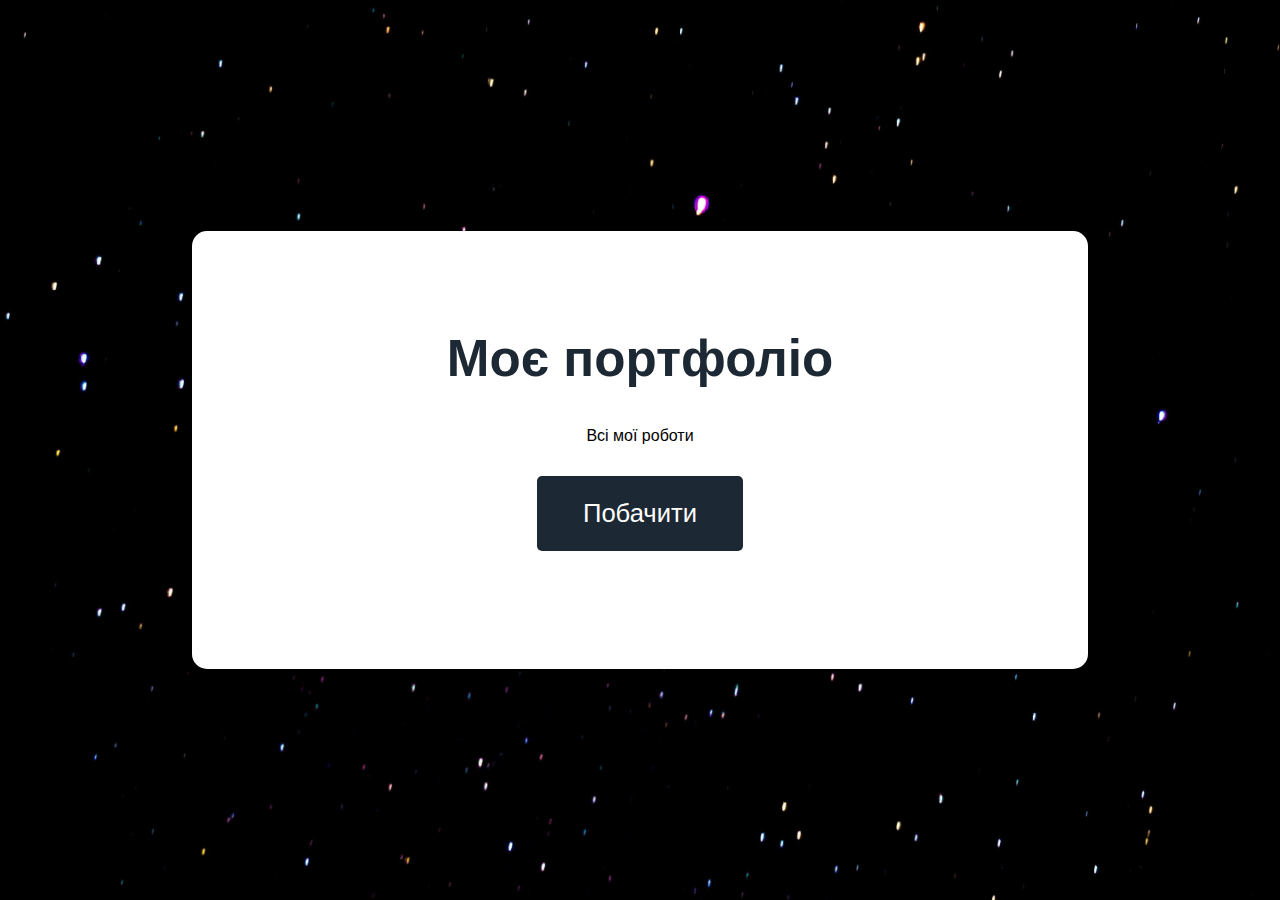
<file: index.html>
<!DOCTYPE html>
<html lang="uk">
<head>
    <meta charset="UTF-8">
    <title>Моє Портфоліо</title>
    <link rel="stylesheet" href="style.css">
</head>
<body>
    <div class="container">
        <h1>Моє портфоліо</h1>
        <p>Всі мої роботи</p>
        <div class="button-container">
            <a href="index2.html">
                <button class="button">Побачити</button>
            </a>
        </div>
    </div>
</body>
</html>
</file>
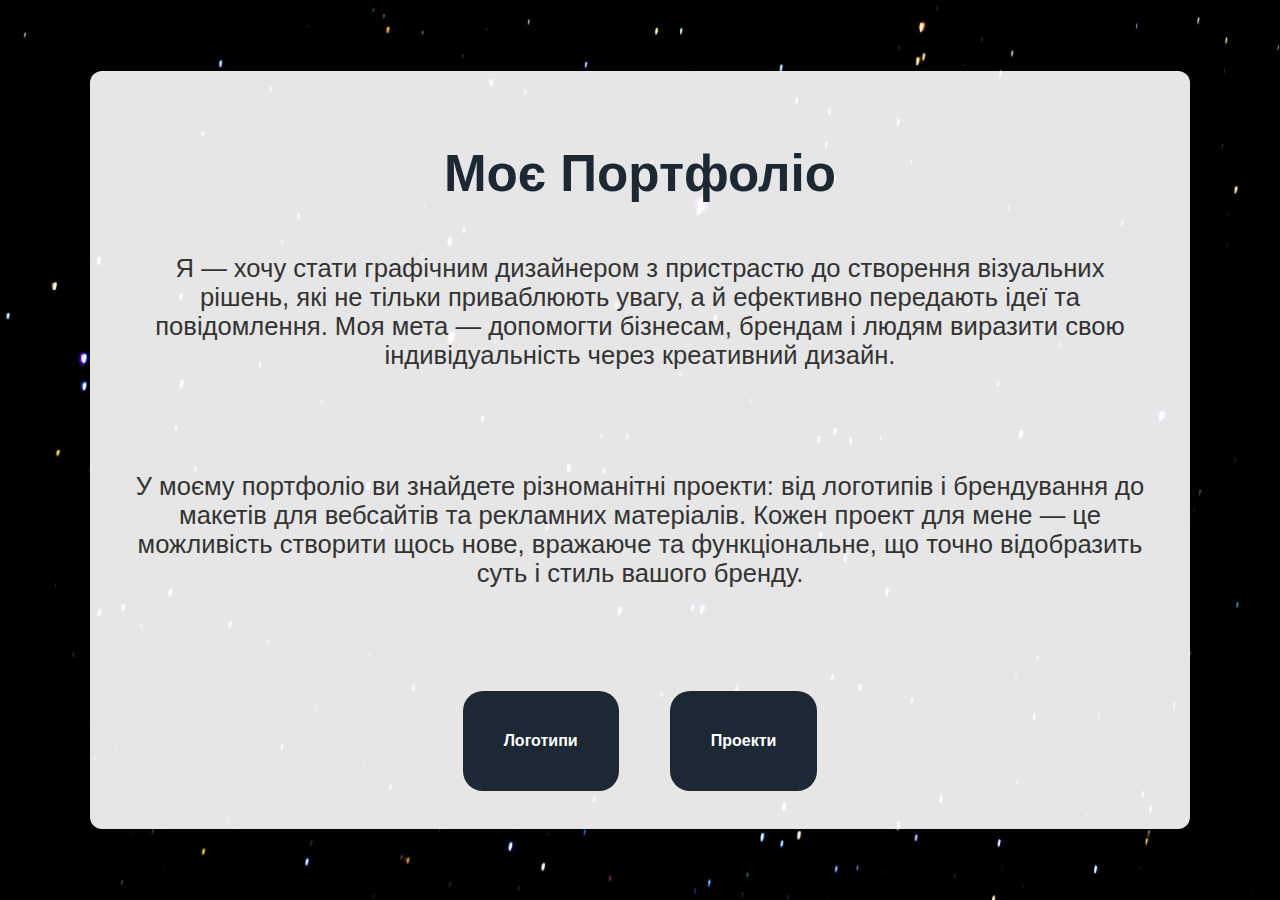
<file: index2.html>
<!DOCTYPE html>
<html lang="uk">
<head>
    <meta charset="UTF-8">
    <title>Моє Портфоліо</title>
    <link rel="stylesheet" href="style2.css">
</head>
<body>
    <div class="container">
        <h1>Моє Портфоліо</h1>
        <p>Я — хочу стати графічним дизайнером з пристрастю до створення візуальних рішень, які не тільки приваблюють увагу, а й ефективно передають ідеї та повідомлення. Моя мета — допомогти бізнесам, брендам і людям виразити свою індивідуальність через креативний дизайн.</p>
        <p>У моєму портфоліо ви знайдете різноманітні проекти: від логотипів і брендування до макетів для вебсайтів та рекламних матеріалів. Кожен проект для мене — це можливість створити щось нове, вражаюче та функціональне, що точно відобразить суть і стиль вашого бренду.</p>
        <div class="button-container">
            <a href="index3.html" class="button">Логотипи</a>
            <a href="index4.html" class="button">Проекти</a>
        </div>
    </div>
</body>
</html>
</file>
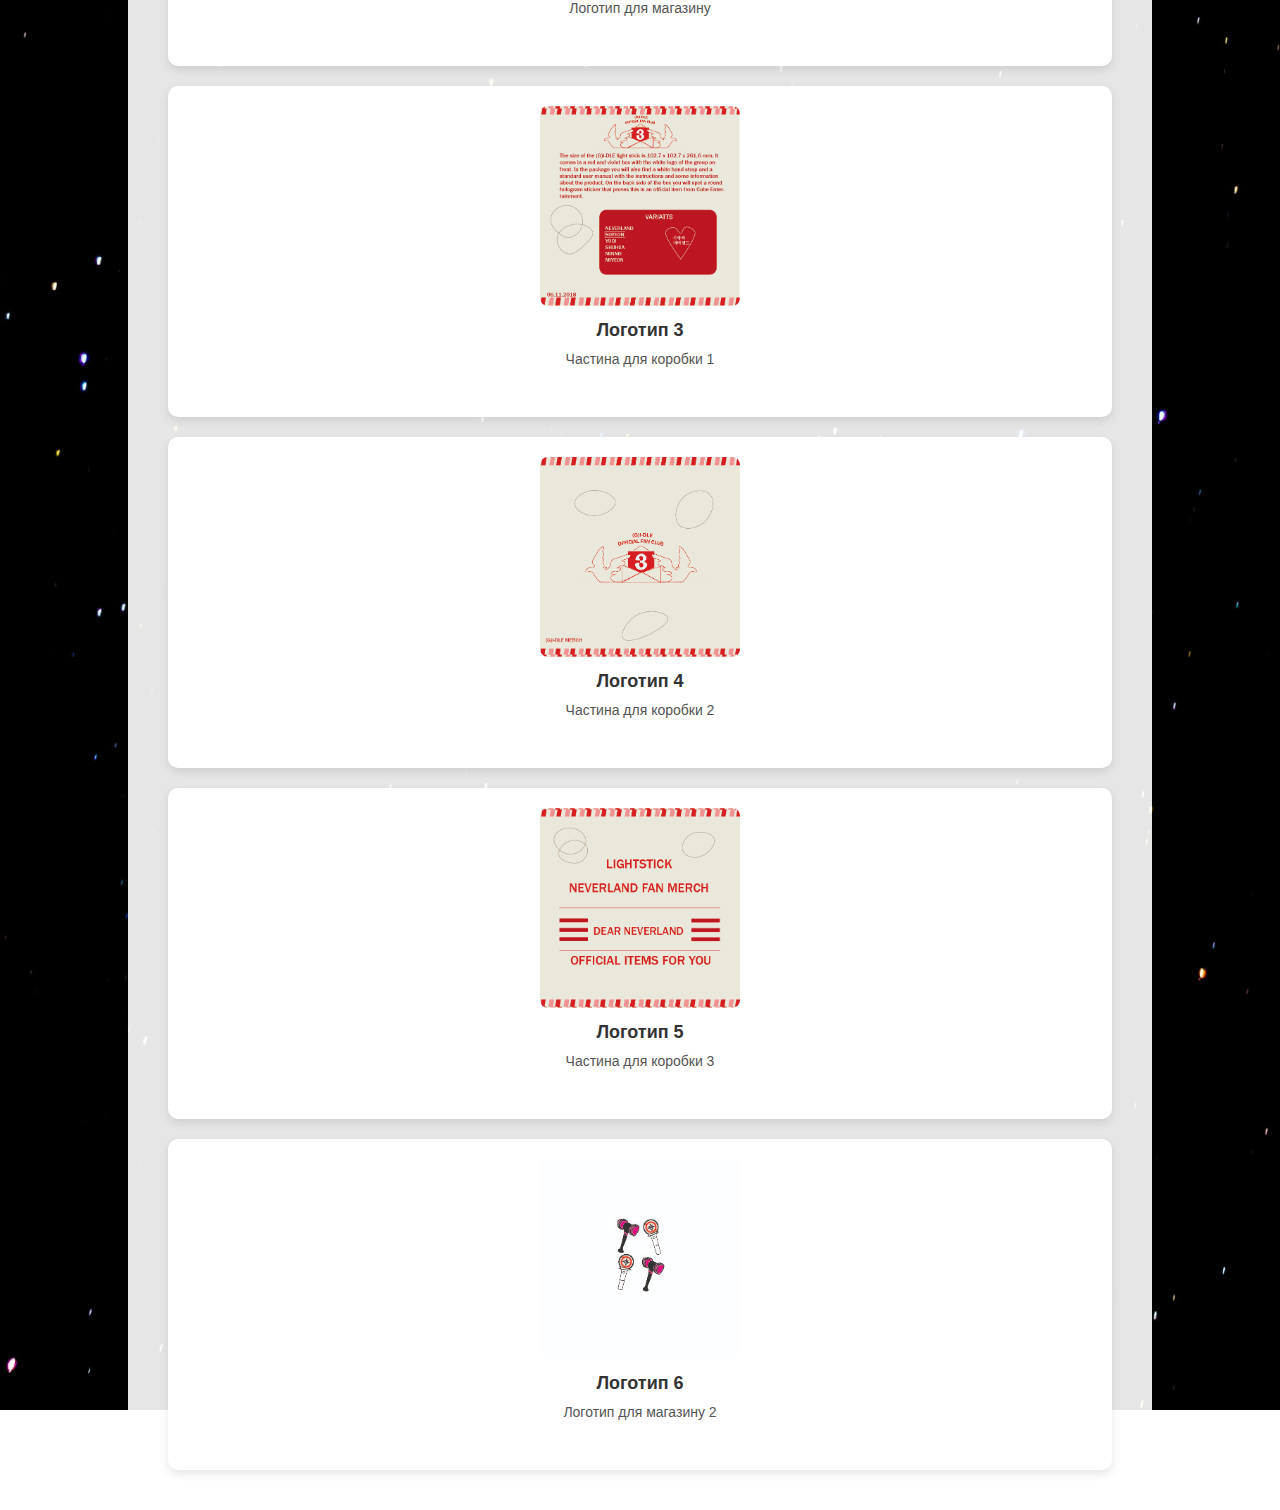
<file: index3.html>
<!DOCTYPE html>
<html lang="uk">
<head>
    <meta charset="UTF-8">
    <title>Моє Портфоліо</title>
    <link rel="stylesheet" href="style3.css">
</head>
<body>
    <div class="container">
        <h1>Мої логотипи</h1>

        <div class="work">
            <img src="logo1.PNG" alt="Logo 1">
            <h5>Логотип 1</h5>
            <p>Концепт білету на концерт</p>
        </div>
        <div class="work">
            <img src="logo2.jpg" alt="Logo 2">
            <h5>Логотип 2</h5>
            <p>Логотип для магазину</p>
        </div>
        <div class="work">
            <img src="logo3.png" alt="Logo 3">
            <h5>Логотип 3</h5>
            <p>Частина для коробки 1</p>
        </div>
        <div class="work">
            <img src="logo4.png" alt="Logo 4">
            <h5>Логотип 4</h5>
            <p>Частина для коробки 2</p>
        </div>
        <div class="work">
            <img src="logo5.png" alt="Logo 5">
            <h5>Логотип 5</h5>
            <p>Частина для коробки 3</p>
        </div>
        <div class="work">
            <img src="logo6.jpg" alt="Logo 6">
            <h5>Логотип 6</h5>
            <p>Логотип для магазину 2</p>
        </div>
    </div>
</body>
</html>
</file>
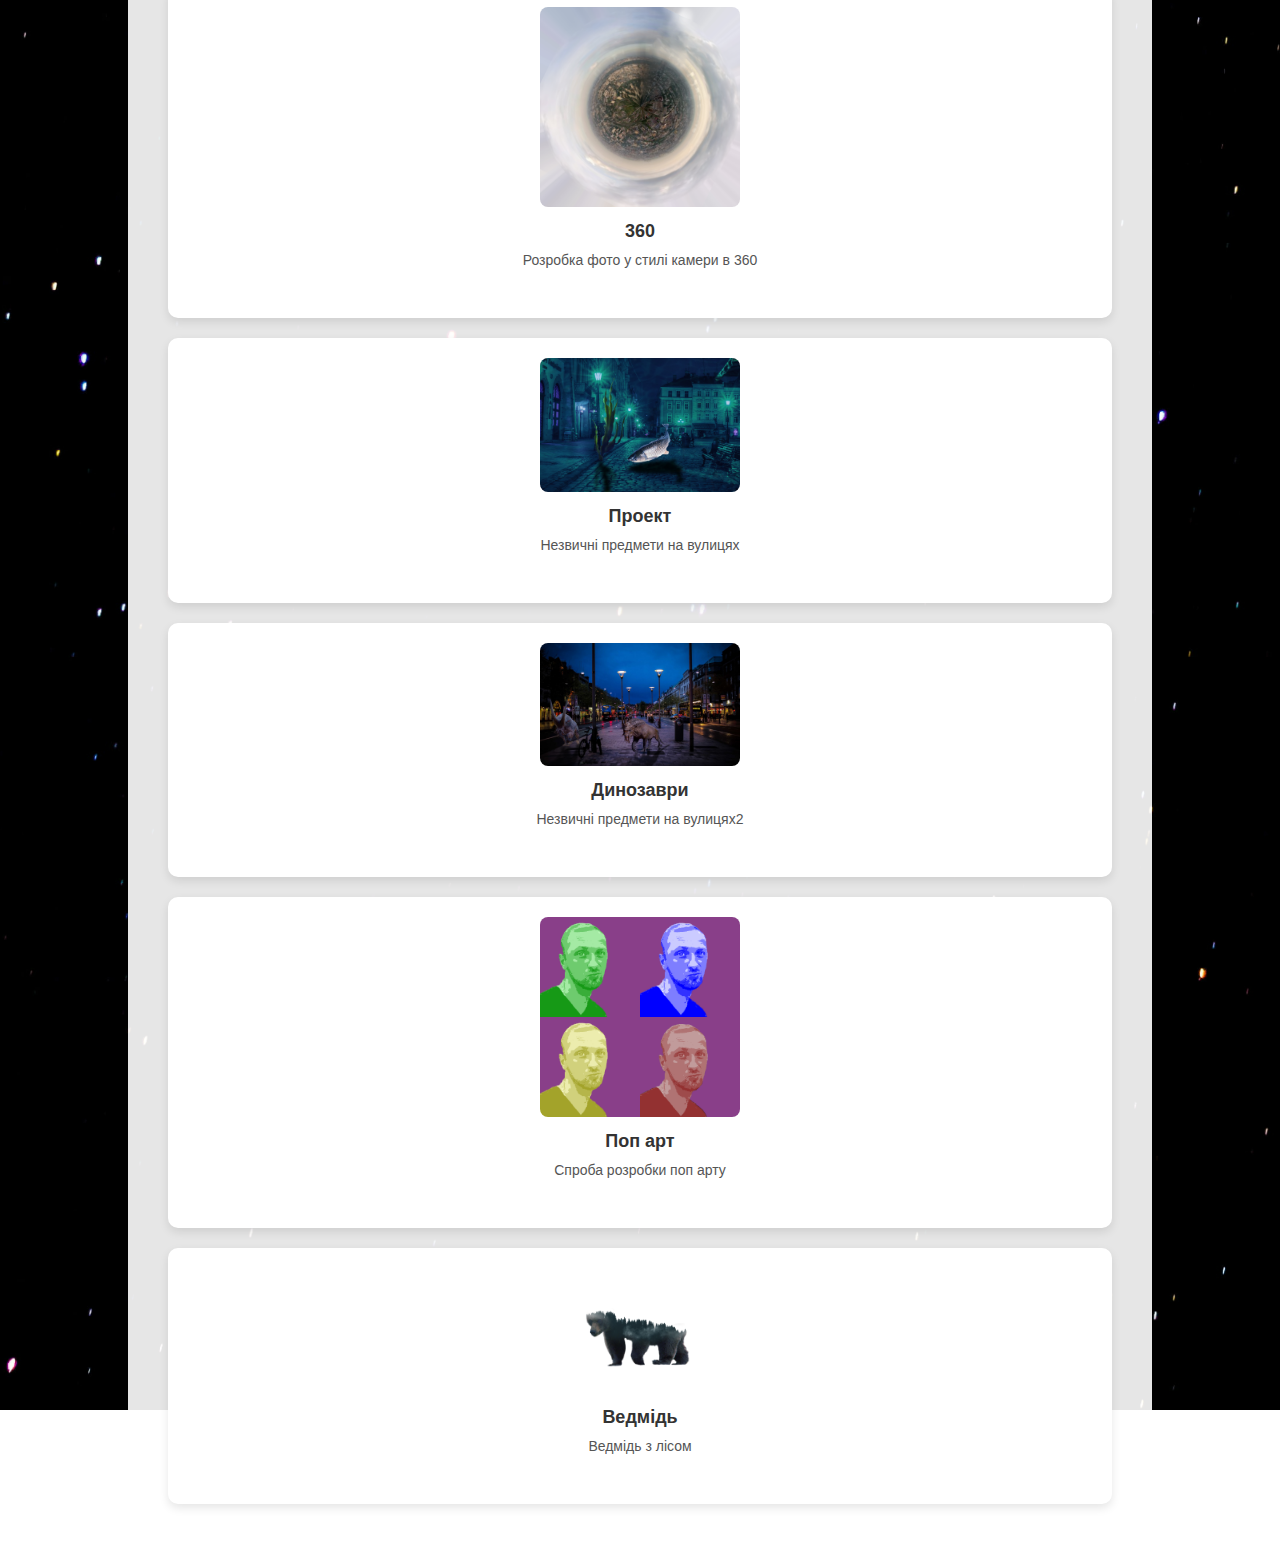
<file: index4.html>
<!DOCTYPE html>
<html lang="uk">
<head>
    <meta charset="UTF-8">
    <title>Моє Портфоліо</title>
    <link rel="stylesheet" href="style4.css">
</head>
<body>
    <div class="container">
        <h1>Мої логотипи</h1>

        <div class="work">
            <img src="logo11.png" alt="Logo 1">
            <h5>Фото</h5>
            <p>Моя спроба зроби арт геометричними фігурами</p>
        </div>
        <div class="work">
            <img src="logo22.png" alt="Logo 2">
            <h5>360</h5>
            <p>Розробка фото у стилі камери в 360</p>
        </div>
        <div class="work">
            <img src="logo33.png" alt="Logo 3">
            <h5>Проект</h5>
            <p>Незвичні предмети на вулицях</p>
        </div>
        <div class="work">
            <img src="logo44.png" alt="Logo 4">
            <h5>Динозаври</h5>
            <p>Незвичні предмети на вулицях2</p>
        </div>
        <div class="work">
            <img src="logo55.png" alt="Logo 5">
            <h5>Поп арт</h5>
            <p>Спроба розробки поп арту</p>
        </div>
        <div class="work">
            <img src="logo66.png" alt="Logo 6">
            <h5>Ведмідь</h5>
            <p>Ведмідь з лісом</p>
        </div>
    </div>
</body>
</html>
</file>
<file: style.css>
body {
    font-family: 'Arial', sans-serif;
    margin: 0;
    padding: 0;
    background: #e0f7fa;
    background: url('bgg.jpg') no-repeat center center fixed;
    background-size: cover; 
    display: flex;
    justify-content: center;
    align-items: center;
    height: 100vh;
}

.container {
    text-align: center;
    width: 60%;
    background: #ffffff;
    padding: 5%;
    border-radius: 15px;
    box-shadow: 0 10px 30px rgba(0, 0, 0, 0.1);
}

h1 {
    color: #1C2833;
    font-size: 4vw;
    margin-bottom: 5%;
}

.button-container {
    margin-bottom: 5%;
}

.button {
    background-color: #1C2833;
    color: white;
    padding: 3% 6%;
    border: none;
    font-size: 2vw;
    cursor: pointer;
    border-radius: 5px;
    margin: 2%;
}

.button:hover {
    background-color: #000000;
}
</file>
<file: style2.css>
body {
    font-family: Arial, sans-serif;
    margin: 0;
    padding: 0;
    background: url('bgg.jpg') no-repeat center center fixed;
    background-size: cover;
    display: flex;
    justify-content: center;
    align-items: center;
    height: 100vh;
}

.container {
    text-align: center;
    width: 80%;
    background: rgba(255, 255, 255, 0.9);
    padding: 3%;
    border-radius: 12px;
}

h1 {
    font-size: 4vw;
    color: #1C2833;
    margin-bottom: 5%;
}

p {
    font-size: 2vw;
    color: #333;
    margin-bottom: 10%;
}

.button-container {
    display: flex;
    justify-content: center;
    gap: 5%;
}

.button {
    background-color: #1C2833;
    color: white;
    padding: 4%;
    text-decoration: none;
    border-radius: 20px;
    font-weight: bold;
}
</file>
<file: style3.css>
* {
    box-sizing: border-box;
    margin: 0;
    padding: 0;
}

body {
    font-family: Arial, sans-serif;
    background: url('bgg.jpg') no-repeat center center fixed;
    background-size: cover;
    display: flex;
    justify-content: center;
    align-items: center;
    height: 100vh;
}

.container {
    text-align: center;
    width: 80%;
    max-width: 1200px;
    height: auto;
    background: rgba(255, 255, 255, 0.9);
    padding: 40px;
    border-radius: 12px;
    display: flex;
    flex-direction: column;
    gap: 20px;
}

h1 {
    font-size: 40px;
    color: #1C2833;
    margin-bottom: 20px;
}

p {
    font-size: 20px;
    color: #333;
    margin-bottom: 30px;
}

.work {
    background-color: white;
    width: 100%;
    padding: 20px;
    border-radius: 10px;
    box-shadow: 0 4px 10px rgba(0, 0, 0, 0.1);
    text-align: center;
}

.work img {
    width: 50%;
    max-width: 200px;
    height: auto;
    border-radius: 8px;
    margin-bottom: 10px;
}

.work h5 {
    font-size: 18px;
    color: #333;
    margin-bottom: 10px;
}

.work p {
    font-size: 14px;
    color: #555;
}
</file>
<file: style4.css>
* {
    box-sizing: border-box;
    margin: 0;
    padding: 0;
}

body {
    font-family: Arial, sans-serif;
    background: url('bgg.jpg') no-repeat center center fixed;
    background-size: cover;
    display: flex;
    justify-content: center;
    align-items: center;
    height: 100vh;
}

.container {
    text-align: center;
    width: 80%;
    max-width: 1200px;
    height: auto;
    background: rgba(255, 255, 255, 0.9);
    padding: 40px;
    border-radius: 12px;
    display: flex;
    flex-direction: column;
    gap: 20px;
}

h1 {
    font-size: 40px;
    color: #1C2833;
    margin-bottom: 20px;
}

p {
    font-size: 20px;
    color: #333;
    margin-bottom: 30px;
}

.work {
    background-color: white;
    width: 100%;
    padding: 20px;
    border-radius: 10px;
    box-shadow: 0 4px 10px rgba(0, 0, 0, 0.1);
    text-align: center;
}

.work img {
    width: 50%;
    max-width: 200px;
    height: auto;
    border-radius: 8px;
    margin-bottom: 10px;
}

.work h5 {
    font-size: 18px;
    color: #333;
    margin-bottom: 10px;
}

.work p {
    font-size: 14px;
    color: #555;
}
</file>
